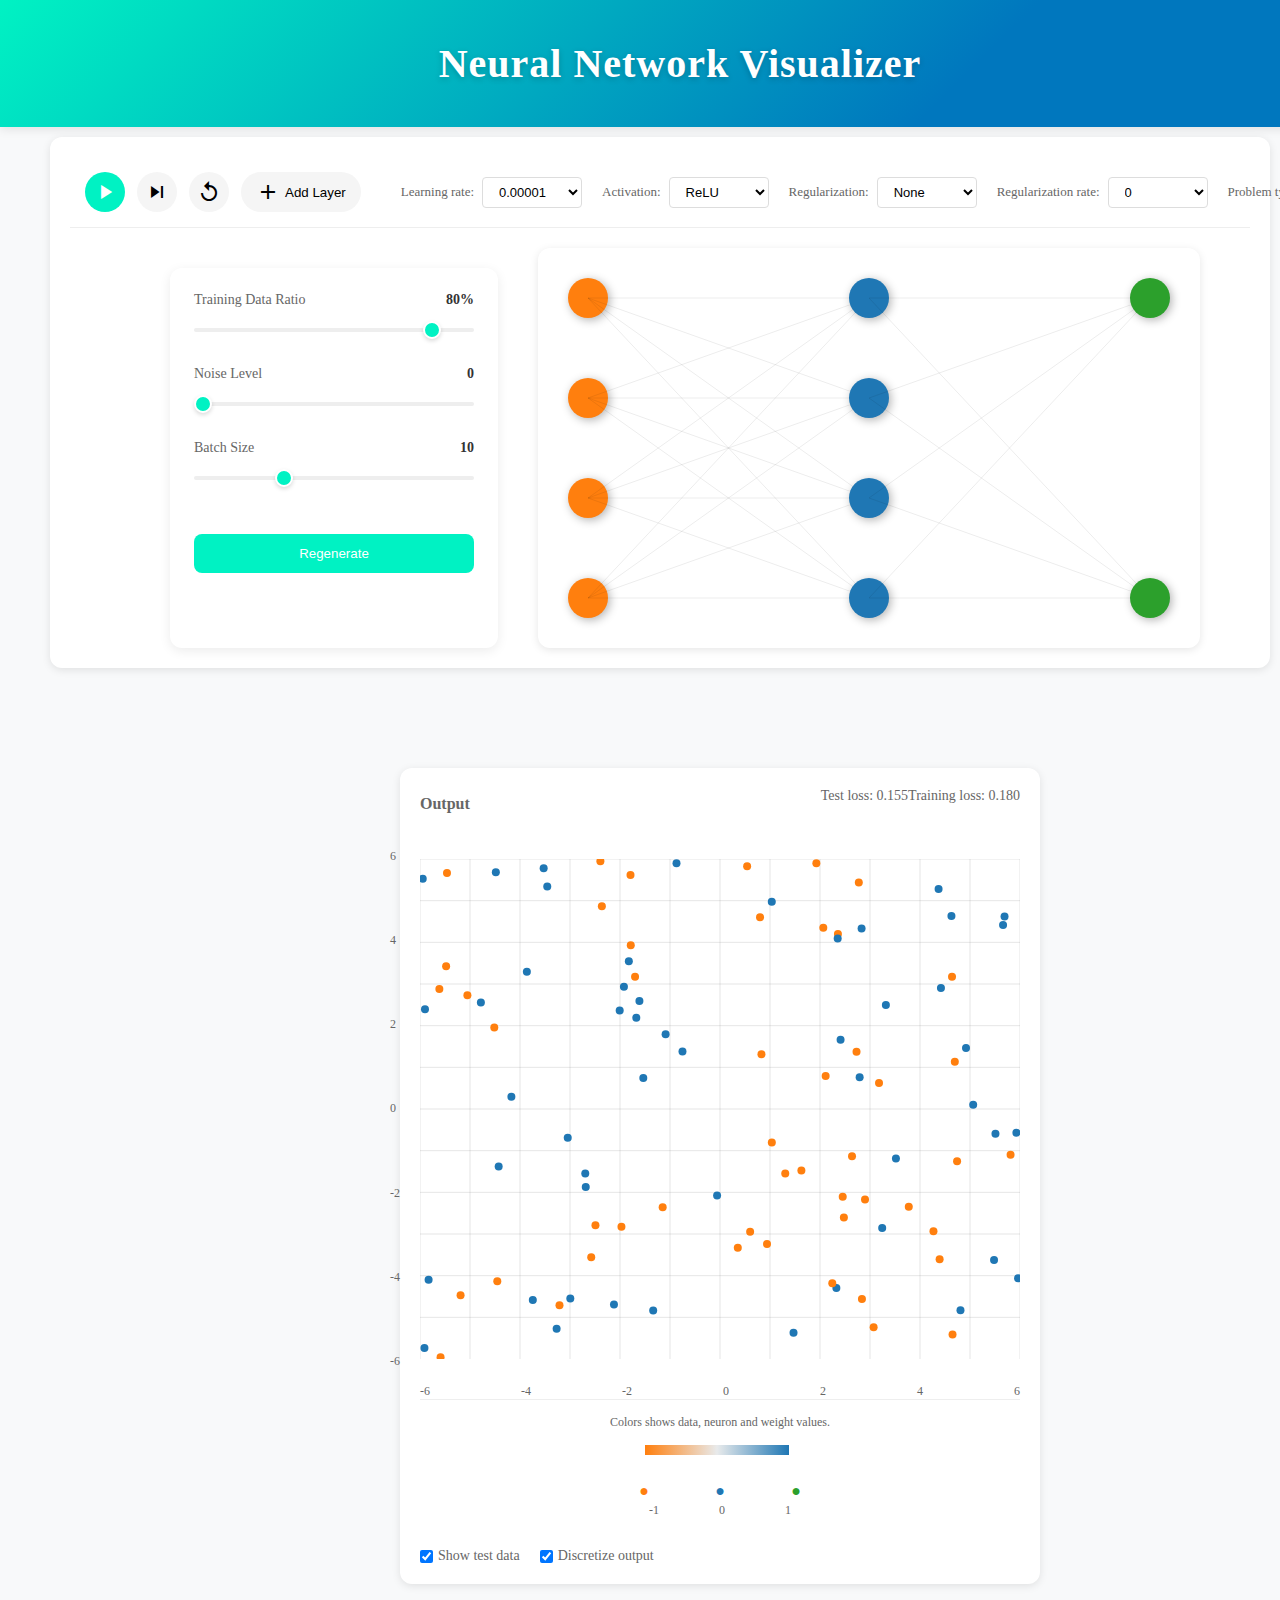
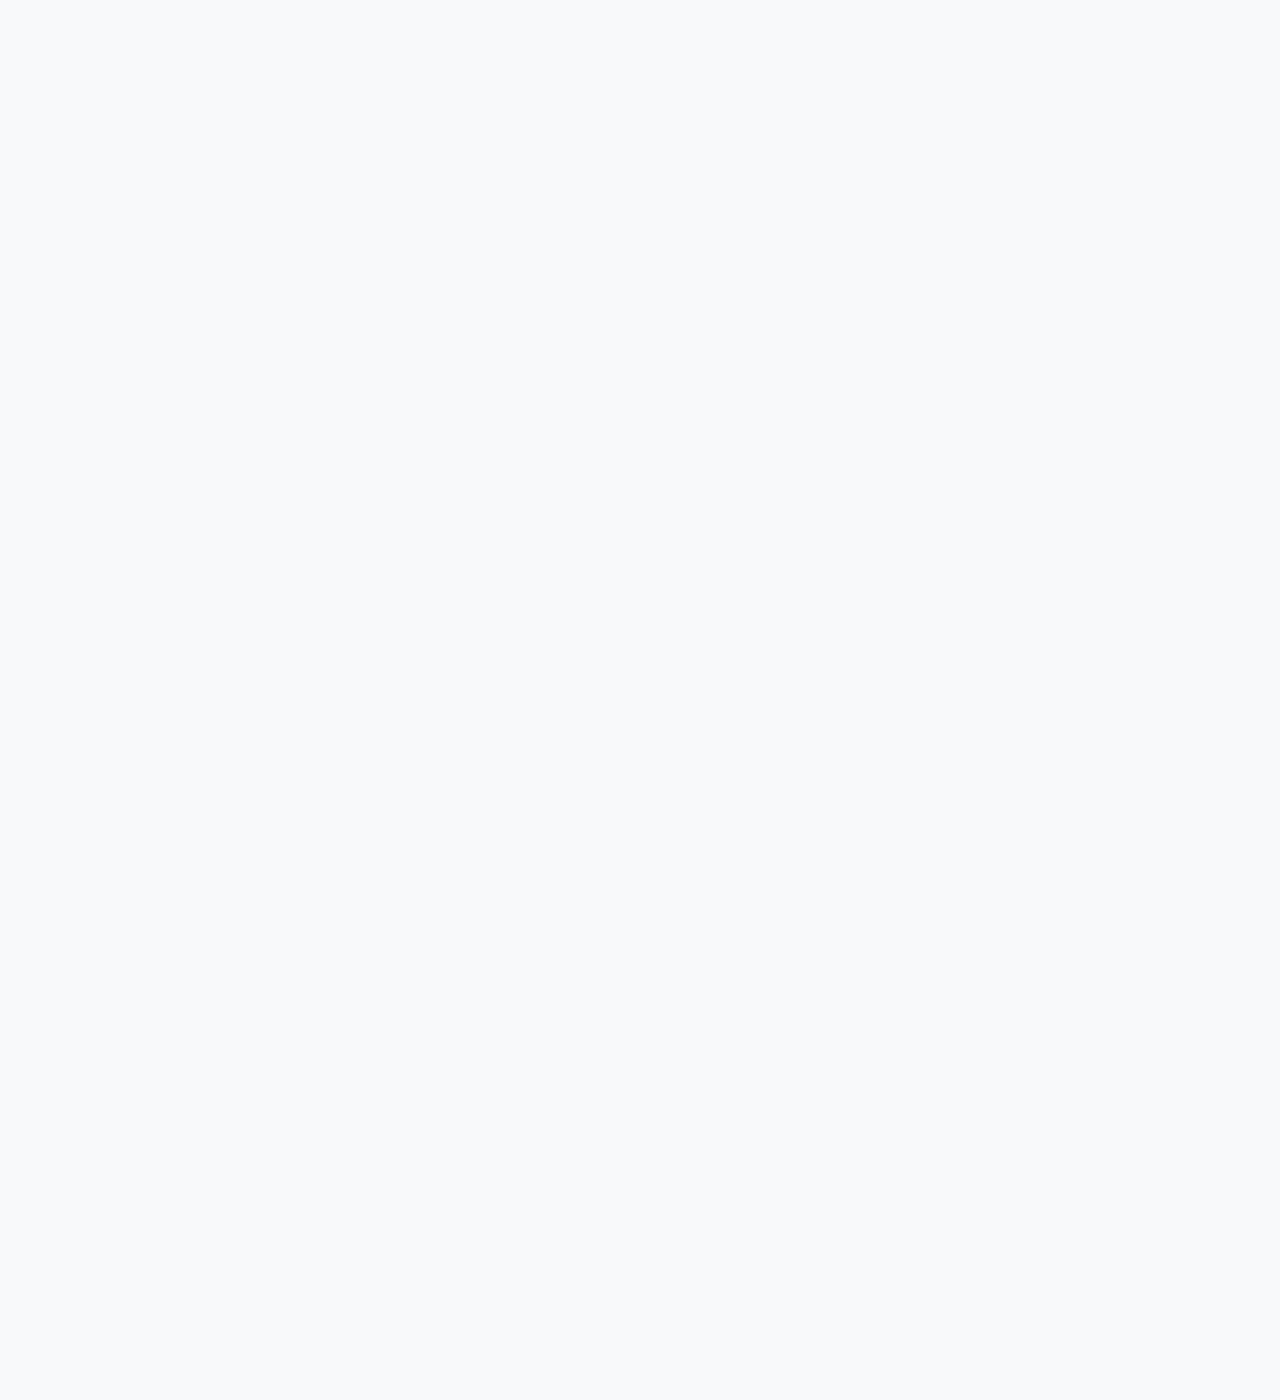
<file: index.html>
<!DOCTYPE html>
<html>
<head>
    <title>Neural Network Visualizer</title>
    <link href="https://fonts.googleapis.com/icon?family=Material+Icons" rel="stylesheet">
    <link href="/static/css/styles.css" rel="stylesheet">
</head>
<body>
    <!-- Header -->
    <div class="header">
        <h1>Neural Network Visualizer</h1>
    </div>

    <!-- Main Controls -->
    <div class="control-panel">
        <!-- Control buttons -->
        <div class="control-bar">
            <div class="control-group">
                <button class="control-btn play">
                    <i class="material-icons">play_arrow</i>
                </button>
                <button class="control-btn">
                    <i class="material-icons">skip_next</i>
                </button>
                <button class="control-btn">
                    <i class="material-icons">replay</i>
                </button>
                <button class="control-btn add-layer">
                    <i class="material-icons">add</i>
                    Add Layer
                </button>
            </div>

            <!-- Network parameters in same line -->
            <div class="network-params">
                <div class="param-group">
                    <label>Learning rate:</label>
                    <select class="param-select">
                        <option value="0.00001">0.00001</option>
                        <option value="0.0001">0.0001</option>
                        <option value="0.001">0.001</option>
                        <option value="0.003">0.003</option>
                        <option value="0.01">0.01</option>
                        <option value="0.03">0.03</option>
                        <option value="0.1">0.1</option>
                        <option value="0.3">0.3</option>
                        <option value="1">1</option>
                        <option value="3">3</option>
                        <option value="10">10</option>
                    </select>
                </div>
                <div class="param-group">
                    <label>Activation:</label>
                    <select class="param-select">
                        <option value="relu">ReLU</option>
                        <option value="tanh">Tanh</option>
                        <option value="sigmoid">Sigmoid</option>
                        <option value="linear">Linear</option>
                    </select>
                </div>
                <div class="param-group">
                    <label>Regularization:</label>
                    <select class="param-select">
                        <option value="none">None</option>
                        <option value="l1">L1</option>
                        <option value="l2">L2</option>
                    </select>
                </div>
                <div class="param-group">
                    <label>Regularization rate:</label>
                    <select class="param-select">
                        <option value="0">0</option>
                        <option value="0.001">0.001</option>
                        <option value="0.003">0.003</option>
                        <option value="0.01">0.01</option>
                        <option value="0.03">0.03</option>
                        <option value="0.1">0.1</option>
                        <option value="0.3">0.3</option>
                        <option value="1">1</option>
                        <option value="3">3</option>
                        <option value="10">10</option>
                    </select>
                </div>
                <div class="param-group">
                    <label>Problem type:</label>
                    <select class="param-select">
                        <option value="classification">Classification</option>
                        <option value="regression">Regression</option>
                    </select>
                </div>
            </div>
        </div>

        <!-- Move training controls to left side -->
        <div class="controls-section">
            <div class="training-controls">
                <div class="slider-group">
                    <label>
                        Training Data Ratio
                        <span class="value">80%</span>
                    </label>
                    <input type="range" class="slider" min="10" max="90" step="10" value="80">
                </div>

                <div class="slider-group">
                    <label>
                        Noise Level
                        <span class="value">0</span>
                    </label>
                    <input type="range" class="slider" min="0" max="50" step="5" value="0">
                </div>

                <div class="slider-group">
                    <label>
                        Batch Size
                        <span class="value">10</span>
                    </label>
                    <input type="range" class="slider" min="1" max="30" step="1" value="10">
                </div>

                <button class="regenerate-btn">Regenerate</button>
            </div>

            <!-- Network visualization to the right of training controls -->
            <div class="network-visualization">
                <canvas id="networkCanvas"></canvas>
            </div>
        </div>
    </div>

    <!-- Output section -->
    <div class="output-container">
        <div class="output-header">
            <h4>Output</h4>
            <div class="loss-values">
                <span>Test loss: <span id="test-loss">0.155</span></span>
                <span>Training loss: <span id="training-loss">0.180</span></span>
            </div>
        </div>
        
        <div class="output-graph-container">
            <div class="axis-labels y-axis">
                <span>6</span><span>4</span><span>2</span><span>0</span>
                <span>-2</span><span>-4</span><span>-6</span>
            </div>
            <canvas id="outputGraph"></canvas>
            <div class="axis-labels x-axis">
                <span>-6</span><span>-4</span><span>-2</span><span>0</span>
                <span>2</span><span>4</span><span>6</span>
            </div>
        </div>
        
        <div class="weight-visualization">
            <div class="gradient-info">
                <span class="info-text">Colors shows data, neuron and weight values.</span>
                <div class="gradient-scale">
                    <svg width="150" height="30" id="colormap">
                        <defs>
                            <linearGradient id="gradient" x1="0%" y1="100%" x2="100%" y2="100%">
                                <stop offset="0%" stop-color="var(--neuron-input)" stop-opacity="1"></stop>
                                <stop offset="50%" stop-color="#e8eaeb" stop-opacity="1"></stop>
                                <stop offset="100%" stop-color="var(--neuron-hidden)" stop-opacity="1"></stop>
                            </linearGradient>
                        </defs>
                        <rect width="144" height="10" style="fill: url('#gradient');"></rect>
                    </svg>
                    <div class="weight-scale">
                        <div class="weight-dots">
                            <span class="dot" style="color: var(--neuron-input)">●</span>
                            <span class="dot" style="color: var(--neuron-hidden)">●</span>
                            <span class="dot" style="color: var(--neuron-output)">●</span>
                        </div>
                        <div class="weight-labels">
                            <span>-1</span>
                            <span>0</span>
                            <span>1</span>
                        </div>
                    </div>
                </div>
            </div>
        </div>

        <div class="graph-controls">
            <label><input type="checkbox" id="showTestData" checked> Show test data</label>
            <label><input type="checkbox" id="discretizeOutput" checked> Discretize output</label>
        </div>
    </div>

    <script src="/static/js/script.js"></script>
</body>
</html>
</file>
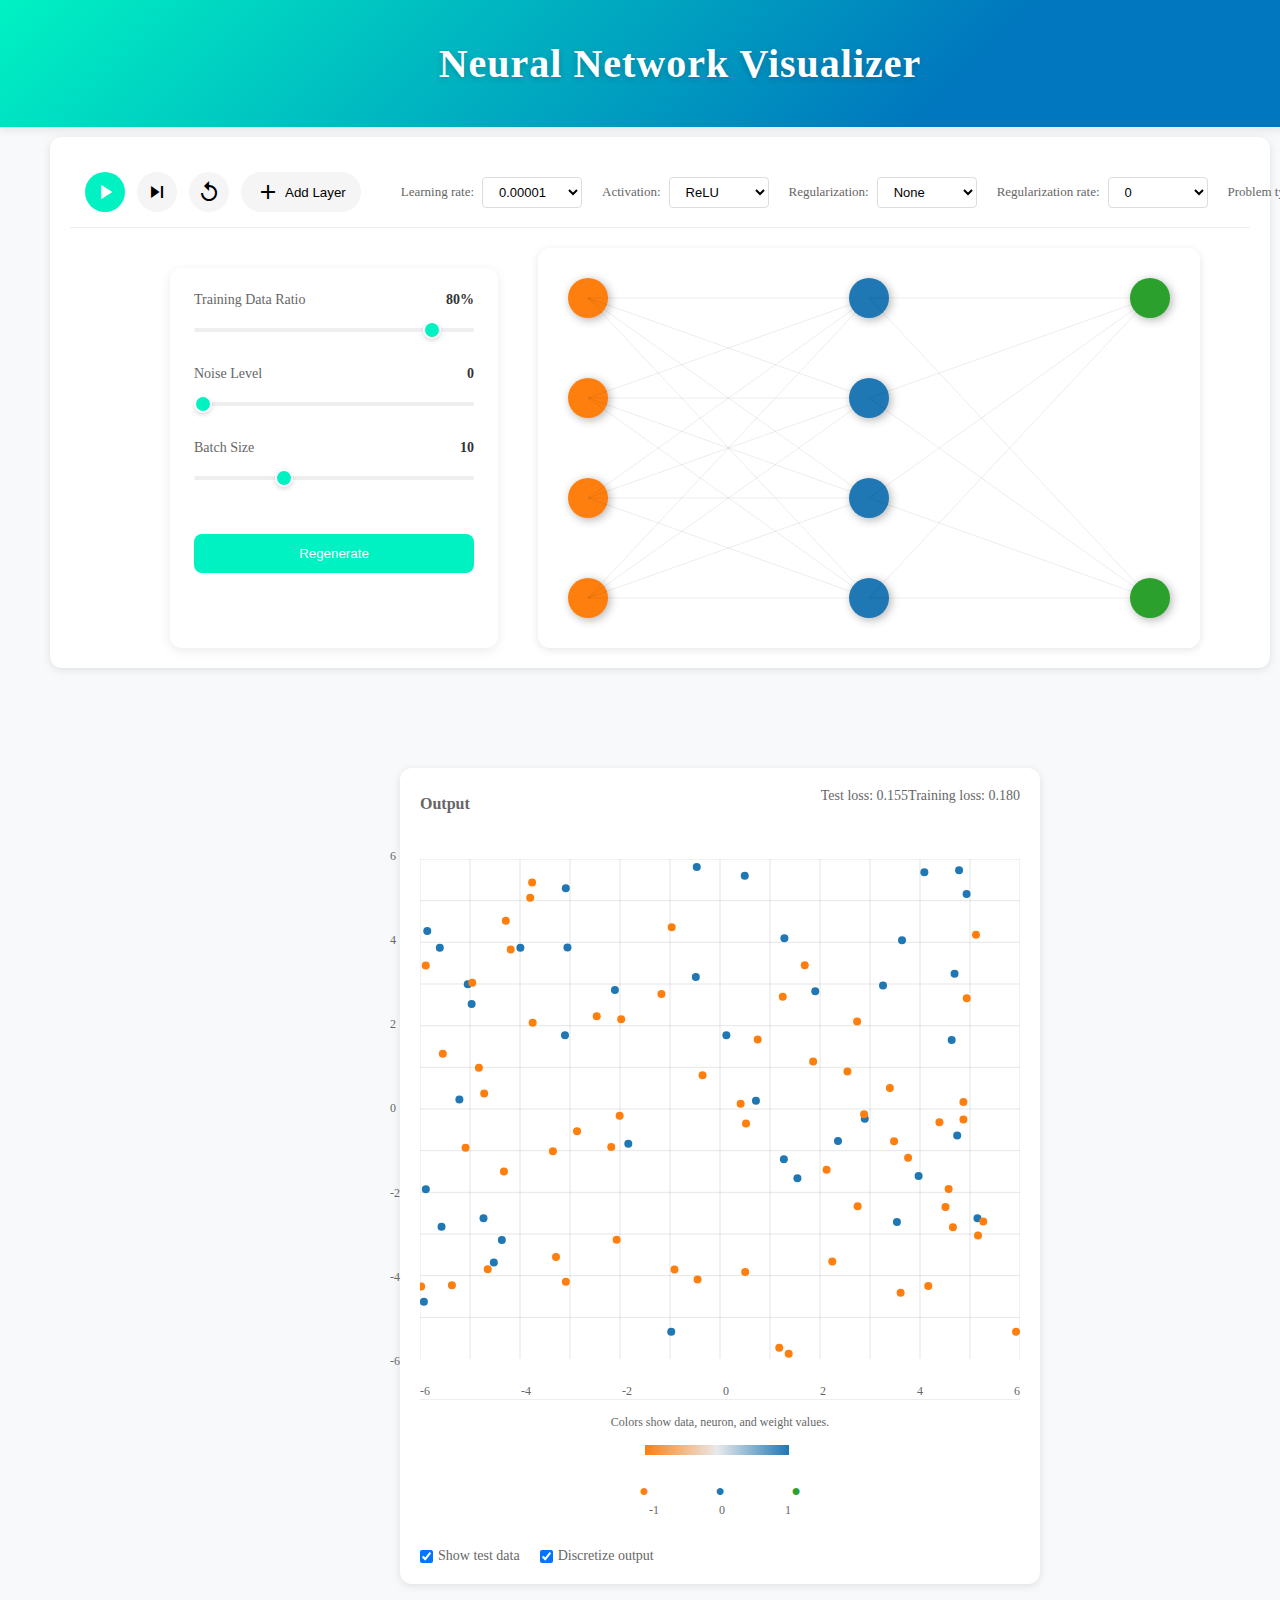
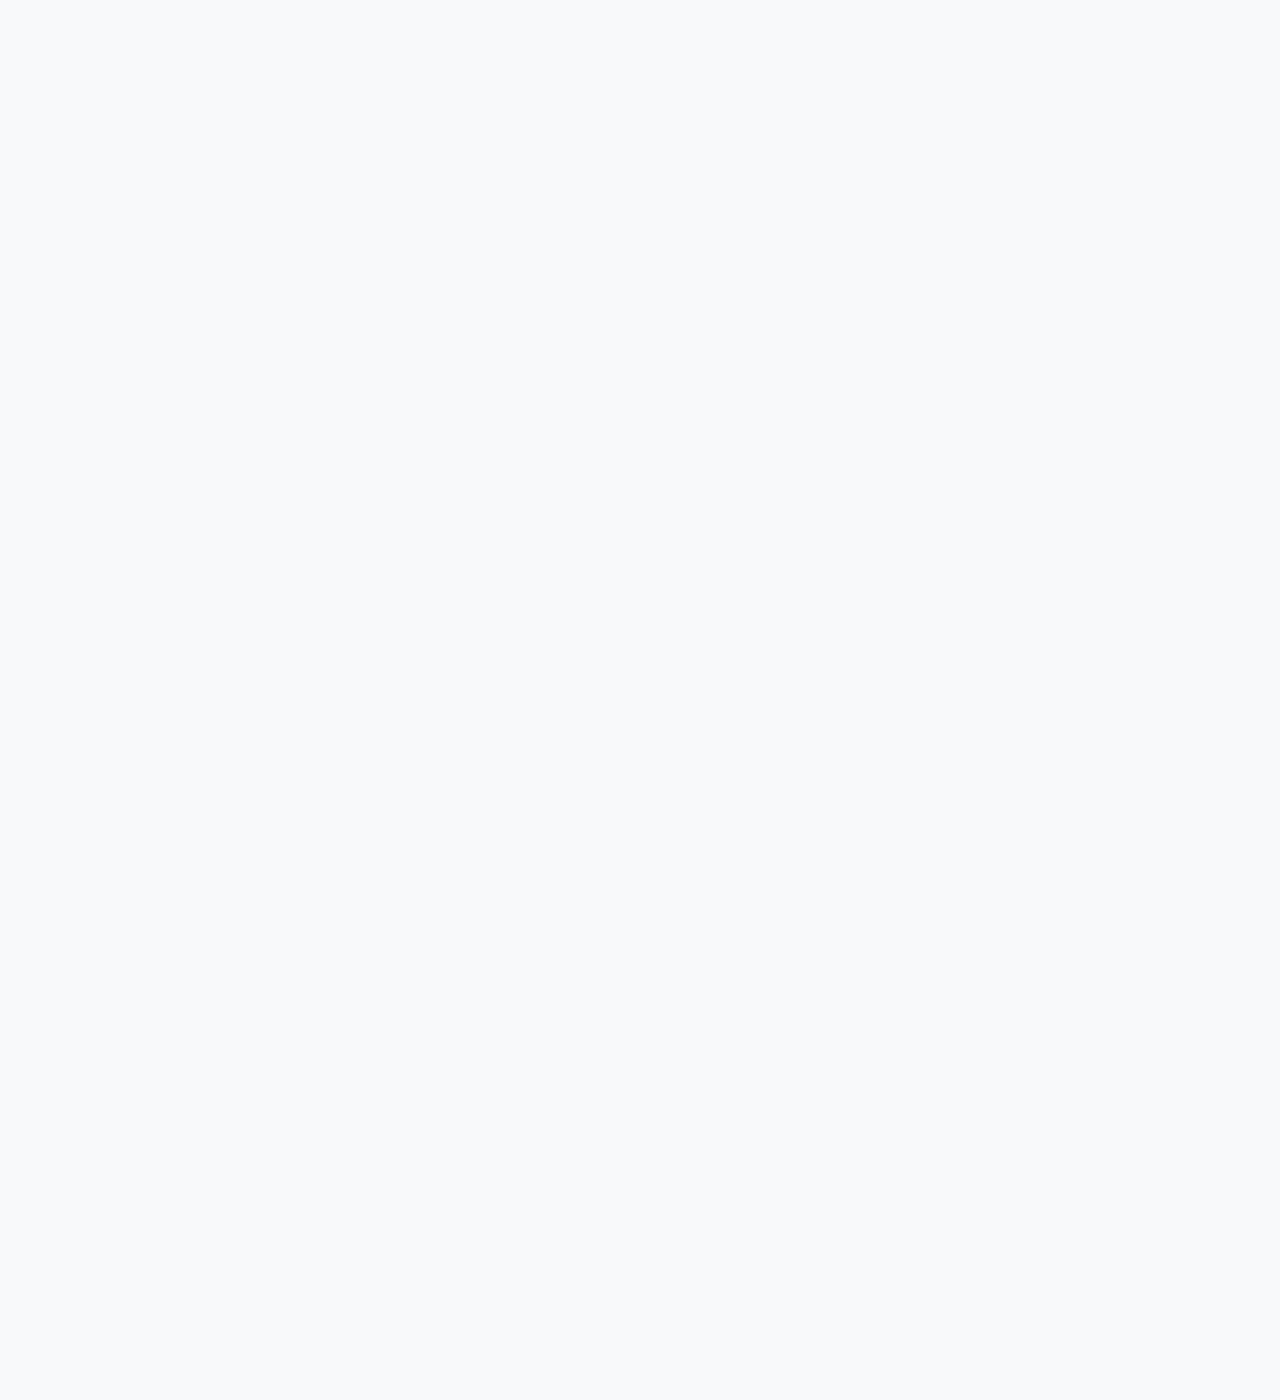
<file: templates/index.html>
<!DOCTYPE html>
<html>
<head>
    <title>Neural Network Visualizer</title>
    <link href="https://fonts.googleapis.com/icon?family=Material+Icons" rel="stylesheet">
    <link href="/static/css/styles.css" rel="stylesheet">
</head>
<body> 
    <!-- Header -->
    <div class="header">
        <h1>Neural Network Visualizer</h1>
    </div>

    <!-- Main Controls -->
    <div class="control-panel">
        <!-- Control buttons -->
        <div class="control-bar">
            <div class="control-group">
                <button class="control-btn play">
                    <i class="material-icons">play_arrow</i>
                </button>
                <button class="control-btn">
                    <i class="material-icons">skip_next</i>
                </button>
                <button class="control-btn">
                    <i class="material-icons">replay</i>
                </button>
                <button class="control-btn add-layer">
                    <i class="material-icons">add</i>
                    Add Layer
                </button>
            </div>

            <!-- Network parameters -->
            <div class="network-params">
                <div class="param-group">
                    <label>Learning rate:</label>
                    <select class="param-select">
                        <option value="0.00001">0.00001</option>
                        <option value="0.0001">0.0001</option>
                        <option value="0.001">0.001</option>
                        <option value="0.003">0.003</option>
                        <option value="0.01">0.01</option>
                        <option value="0.03">0.03</option>
                        <option value="0.1">0.1</option>
                        <option value="0.3">0.3</option>
                        <option value="1">1</option>
                        <option value="3">3</option>
                        <option value="10">10</option>
                    </select>
                </div>
                <div class="param-group">
                    <label>Activation:</label>
                    <select class="param-select">
                        <option value="relu">ReLU</option>
                        <option value="tanh">Tanh</option>
                        <option value="sigmoid">Sigmoid</option>
                        <option value="linear">Linear</option>
                    </select>
                </div>
                <div class="param-group">
                    <label>Regularization:</label>
                    <select class="param-select">
                        <option value="none">None</option>
                        <option value="l1">L1</option>
                        <option value="l2">L2</option>
                    </select>
                </div>
                <div class="param-group">
                    <label>Regularization rate:</label>
                    <select class="param-select">
                        <option value="0">0</option>
                        <option value="0.001">0.001</option>
                        <option value="0.003">0.003</option>
                        <option value="0.01">0.01</option>
                        <option value="0.03">0.03</option>
                        <option value="0.1">0.1</option>
                        <option value="0.3">0.3</option>
                        <option value="1">1</option>
                        <option value="3">3</option>
                        <option value="10">10</option>
                    </select>
                </div>
                <div class="param-group">
                    <label>Problem type:</label>
                    <select class="param-select">
                        <option value="classification">Classification</option>
                        <option value="regression">Regression</option>
                    </select>
                </div>
            </div>
        </div>

        <!-- Training controls -->
        <div class="controls-section">
            <div class="training-controls">
                <div class="slider-group">
                    <label>
                        Training Data Ratio
                        <span class="value">80%</span>
                    </label>
                    <input type="range" class="slider" min="10" max="90" step="10" value="80">
                </div>

                <div class="slider-group">
                    <label>
                        Noise Level
                        <span class="value">0</span>
                    </label>
                    <input type="range" class="slider" min="0" max="50" step="5" value="0">
                </div>

                <div class="slider-group">
                    <label>
                        Batch Size
                        <span class="value">10</span>
                    </label>
                    <input type="range" class="slider" min="1" max="30" step="1" value="10">
                </div>

                <button class="regenerate-btn">Regenerate</button>
            </div>

            <!-- Network visualization -->
            <div class="network-visualization">
                <canvas id="networkCanvas"></canvas>
            </div>
        </div>
    </div>

    <!-- Output section -->
    <div class="output-container">
        <div class="output-header">
            <h4>Output</h4>
            <div class="loss-values">
                <span>Test loss: <span id="test-loss">0.155</span></span>
                <span>Training loss: <span id="training-loss">0.180</span></span>
            </div>
        </div>
        
        <div class="output-graph-container">
            <div class="axis-labels y-axis">
                <span>6</span><span>4</span><span>2</span><span>0</span>
                <span>-2</span><span>-4</span><span>-6</span>
            </div>
            <canvas id="outputGraph"></canvas>
            <div class="axis-labels x-axis">
                <span>-6</span><span>-4</span><span>-2</span><span>0</span>
                <span>2</span><span>4</span><span>6</span>
            </div>
        </div>
        
        <div class="weight-visualization">
            <div class="gradient-info">
                <span class="info-text">Colors show data, neuron, and weight values.</span>
                <div class="gradient-scale">
                    <svg width="150" height="30" id="colormap">
                        <defs>
                            <linearGradient id="gradient" x1="0%" y1="100%" x2="100%" y2="100%">
                                <stop offset="0%" stop-color="var(--neuron-input)" stop-opacity="1"></stop>
                                <stop offset="50%" stop-color="#e8eaeb" stop-opacity="1"></stop>
                                <stop offset="100%" stop-color="var(--neuron-hidden)" stop-opacity="1"></stop>
                            </linearGradient>
                        </defs>
                        <rect width="144" height="10" style="fill: url('#gradient');"></rect>
                    </svg>
                    <div class="weight-scale">
                        <div class="weight-dots">
                            <span class="dot" style="color: var(--neuron-input)">●</span>
                            <span class="dot" style="color: var(--neuron-hidden)">●</span>
                            <span class="dot" style="color: var(--neuron-output)">●</span>
                        </div>
                        <div class="weight-labels">
                            <span>-1</span>
                            <span>0</span>
                            <span>1</span>
                        </div>
                    </div>
                </div>
            </div>
        </div>

        <div class="graph-controls">
            <label><input type="checkbox" id="showTestData" checked> Show test data</label>
            <label><input type="checkbox" id="discretizeOutput" checked> Discretize output</label>
        </div>
    </div>

    <!-- JavaScript file included at the END of body -->
    <script src="/static/js/script.js"></script>
</body>
</html>
</file>
<file: static/css/styles.css>
/* Root Variables */
:root {
    --primary-color: #1a73e8;
    --secondary-color: #34a853;
    --background-color: #f8f9fa;
    --text-color: #202124;
    --border-color: #dadce0;
    --neuron-input: rgb(255, 127, 14);    /* TensorFlow Orange */
    --neuron-hidden: rgb(31, 119, 180);   /* TensorFlow Blue */
    --neuron-output: rgb(44, 160, 44);    /* TensorFlow Green */
}

/* Header */
.header {
    position: relative;
    width: 100%;
    background: linear-gradient(135deg, #00F2C3, #0077BE 70%);
    padding: 2.5rem;
    text-align: center;
    color: white;
    margin-bottom: 0;
    box-shadow: 0 2px 10px rgba(0,0,0,0.1);
}

.header h1 {
    font-size: 2.5rem;
    margin: 0;
    text-shadow: 0 2px 6px rgba(0,0,0,0.2);
    font-weight: 600;
    letter-spacing: 1px;
}

/* Control panel layout */
.control-panel {
    position: relative;
    margin: 10px 50px 0;
    width: calc(100% - 100px);
    background: white;
    padding: 20px;
    box-shadow: 0 2px 8px rgba(0,0,0,0.1);
    border-radius: 12px;
}

.control-bar {
    display: flex;
    align-items: center;
    gap: 20px;
    padding: 15px;
    border-bottom: 1px solid #eee;
}

/* Control buttons group */
.control-group {
    display: flex;
    align-items: center;
    gap: 12px;
    flex-shrink: 0;
}

/* Control Buttons */
.control-btn {
    display: flex;
    align-items: center;
    justify-content: center;
    width: 40px;
    height: 40px;
    border: none;
    border-radius: 50%;
    background: #f5f5f5;
    cursor: pointer;
    transition: background 0.3s;
}

.control-btn:hover {
    background: #e0e0e0;
}

/* Control buttons with turquoise play button */
.control-btn.play {
    background: #00F2C3;
    color: white;
}

.control-btn.add-layer {
    width: auto;
    padding: 0 15px;
    border-radius: 20px;
    display: flex;
    gap: 5px;
}

.control-btn i {
    font-size: 24px;
}

/* Data controls to the left */
.data-controls {
    position: relative;
    margin: 20px 0 0 50px;
    width: 280px;
    background: white;
    padding: 24px;
    border-radius: 12px;
    box-shadow: 0 3px 12px rgba(0,0,0,0.08);
}

.slider-group {
    margin-bottom: 24px;
}

/* Slider styling */
.slider {
    width: 100%;
    height: 4px;
    background: #eee;
    border-radius: 2px;
    -webkit-appearance: none;
}

.slider::-webkit-slider-thumb {
    -webkit-appearance: none;
    width: 18px;
    height: 18px;
    border-radius: 50%;
    background: #00F2C3;
    cursor: pointer;
    border: 2px solid white;
    box-shadow: 0 2px 4px rgba(0,0,0,0.15);
}

/* Range labels */
.range-labels {
    display: flex;
    justify-content: space-between;
    margin-top: 8px;
    color: #666;
    font-size: 12px;
}

/* Regenerate button */
.regenerate-btn {
    width: 100%;
    padding: 12px;
    background: #00F2C3;
    color: white;
    border: none;
    border-radius: 8px;
    cursor: pointer;
    margin-top: 20px;
}

/* Network visualization container */
.network-visualization {
    flex: 1;
    height: 400px;
    margin-left: 20px;  /* Space from training controls */
    background: white;
    border-radius: 12px;
    box-shadow: 0 2px 8px rgba(0,0,0,0.1);
    overflow: visible;
    position: relative;
}

#networkCanvas {
    width: 100%;
    height: 100%;
    display: block;
}

/* Neuron styling */
.neuron {
    width: 12px;
    height: 12px;
    border-radius: 50%;
    background-color: currentColor;
    position: absolute;
    transition: all 0.3s ease;
}

.neuron-input {
    color: var(--neuron-input);
}

.neuron-hidden {
    color: var(--neuron-hidden);
}

.neuron-output {
    color: var(--neuron-output);
}

/* Animations */
@keyframes neuronPulse {
    0% { transform: scale(1); opacity: 0.8; }
    50% { transform: scale(1.2); opacity: 1; }
    100% { transform: scale(1); opacity: 0.8; }
}

@keyframes connectionFlow {
    from { stroke-dashoffset: 0; }
    to { stroke-dashoffset: 16; }
}

.neuron-active {
    animation: neuronPulse 2s ease-in-out infinite;
}

.connection-active {
    animation: connectionFlow 1s linear infinite;
    stroke-dasharray: 4, 4;
}

/* Page Layout */
html, body {
    min-height: 3000px;
    background-color: var(--background-color);
    margin: 0;
    padding: 0;
    overflow-y: auto;
}

/* Network parameters side by side */
.network-params {
    display: flex;
    align-items: center;
    gap: 20px;
    margin-left: 20px;  /* Space after control buttons */
}

.param-group {
    display: flex;
    align-items: center;
    gap: 8px;
}

.param-group label {
    font-size: 13px;
    color: #666;
    white-space: nowrap;
}

.param-select {
    padding: 6px 12px;
    border: 1px solid #ddd;
    border-radius: 4px;
    font-size: 13px;
    background: white;
    min-width: 100px;
}

.param-select:hover {
    border-color: #00F2C3;
}

.param-select:focus {
    outline: none;
    border-color: #00F2C3;
    box-shadow: 0 0 0 2px rgba(0, 242, 195, 0.2);
}

/* Output container below neurons */
.output-container {
    position: relative;
    margin: 100px 0 0 400px;
    width: 600px;
    background: white;
    padding: 20px;
    border-radius: 12px;
    box-shadow: 0 2px 8px rgba(0,0,0,0.1);
}

/* Output header */
.output-header {
    display: flex;
    justify-content: space-between;
    align-items: center;
    margin-bottom: 15px;
}

.output-header h4 {
    margin: 0;
    font-size: 16px;
    color: #666;
}

.loss-values {
    display: flex;
    justify-content: space-between;
    font-size: 14px;
    color: #666;
    margin-bottom: 15px;
}

/* Output graph axis labels */
.axis-labels.y-axis {
    position: absolute;
    left: -30px;
    top: 0;
    height: 100%;
    display: flex;
    flex-direction: column;
    justify-content: space-between;
}

.axis-labels.x-axis {
    position: absolute;
    bottom: -30px;
    left: 0;
    width: 100%;
    display: flex;
    justify-content: space-between;
}

/* Output graph container with axis labels */
.output-graph-container {
    position: relative;
    display: flex;
    align-items: center;
    margin: 30px 0;
}

/* Axis labels */
.axis-labels {
    position: absolute;
    display: flex;
    flex-direction: column;
    justify-content: space-between;
    font-size: 12px;
    color: #666;
}

.y-axis {
    left: -30px;
    height: 100%;
}

.x-axis {
    bottom: -30px;
    width: 100%;
    flex-direction: row;
}

/* Output graph canvas */
#outputGraph {
    width: 100%;
    height: 500px;
    margin: 10px 0;
    background: #fff;
}

/* Weight visualization section */
.weight-visualization {
    margin-top: 20px;
    padding: 15px 0;
    border-top: 1px solid #eee;
}

.gradient-info {
    display: flex;
    flex-direction: column;
    align-items: center;
    gap: 10px;
}

.info-text {
    font-size: 12px;
    color: #666;
    text-align: center;
}

/* Gradient scale */
.gradient-scale {
    display: flex;
    flex-direction: column;
    align-items: center;
    gap: 8px;
    margin-top: 5px;
}

#colormap {
    width: 150px;
    height: 30px;
}

/* Weight dots and labels */
.weight-scale {
    display: flex;
    flex-direction: column;
    align-items: center;
    gap: 4px;
}

.weight-dots {
    display: flex;
    gap: 60px;
    font-size: 16px;
    line-height: 1;
}

.weight-labels {
    display: flex;
    gap: 60px;
    font-size: 12px;
    color: #666;
}

.dot {
    display: inline-block;
    width: 16px;
    text-align: center;
}

/* Graph controls */
.graph-controls {
    display: flex;
    gap: 20px;
    margin-top: 15px;
    font-size: 14px;
    color: #666;
}

.graph-controls label {
    display: flex;
    align-items: center;
    gap: 5px;
    cursor: pointer;
}

.graph-controls input[type="checkbox"] {
    margin: 0;
    cursor: pointer;
}

/* Hover effects */
.graph-controls label:hover {
    color: #333;
}

/* Grid lines on output graph */
.grid-lines {
    position: absolute;
    top: 0;
    left: 0;
    width: 100%;
    height: 100%;
    pointer-events: none;
}

/* Data points */
.data-point {
    position: absolute;
    width: 8px;
    height: 8px;
    border-radius: 50%;
    transform: translate(-50%, -50%);
}

.data-point.test {
    transform: rotate(45deg);
}

.controls-section {
    display: flex;
    margin-top: 20px;
    gap: 20px;
    padding: 0 50px;
}

/* Training controls on left */
.training-controls {
    width: 280px;
    margin: 20px 0 0 50px;  /* Position below top controls and to the left */
    padding: 24px;
    background: white;
    border-radius: 12px;
    box-shadow: 0 3px 12px rgba(0,0,0,0.08);
}

.slider-group {
    margin-bottom: 24px;
}

.slider-group label {
    display: flex;
    justify-content: space-between;
    margin-bottom: 10px;
    color: #666;
    font-size: 14px;
}

.slider-group .value {
    font-weight: 600;
    color: #333;
}

/* Slider styling */
.slider {
    width: 100%;
    height: 4px;
    background: #eee;
    border-radius: 2px;
    margin: 10px 0;
    -webkit-appearance: none;
}

.slider::-webkit-slider-thumb {
    -webkit-appearance: none;
    width: 18px;
    height: 18px;
    border-radius: 50%;
    background: #00F2C3;
    cursor: pointer;
    border: 2px solid white;
    box-shadow: 0 2px 4px rgba(0,0,0,0.15);
}

.range-labels {
    display: flex;
    justify-content: space-between;
    margin-top: 8px;
    color: #666;
    font-size: 12px;
}

/* Regenerate button */
.regenerate-btn {
    width: 100%;
    padding: 12px;
    background: #00F2C3;
    color: white;
    border: none;
    border-radius: 8px;
    font-weight: 500;
    cursor: pointer;
    margin-top: 20px;
}


.control-group {
    flex: 0 0 auto;
}
</file>
